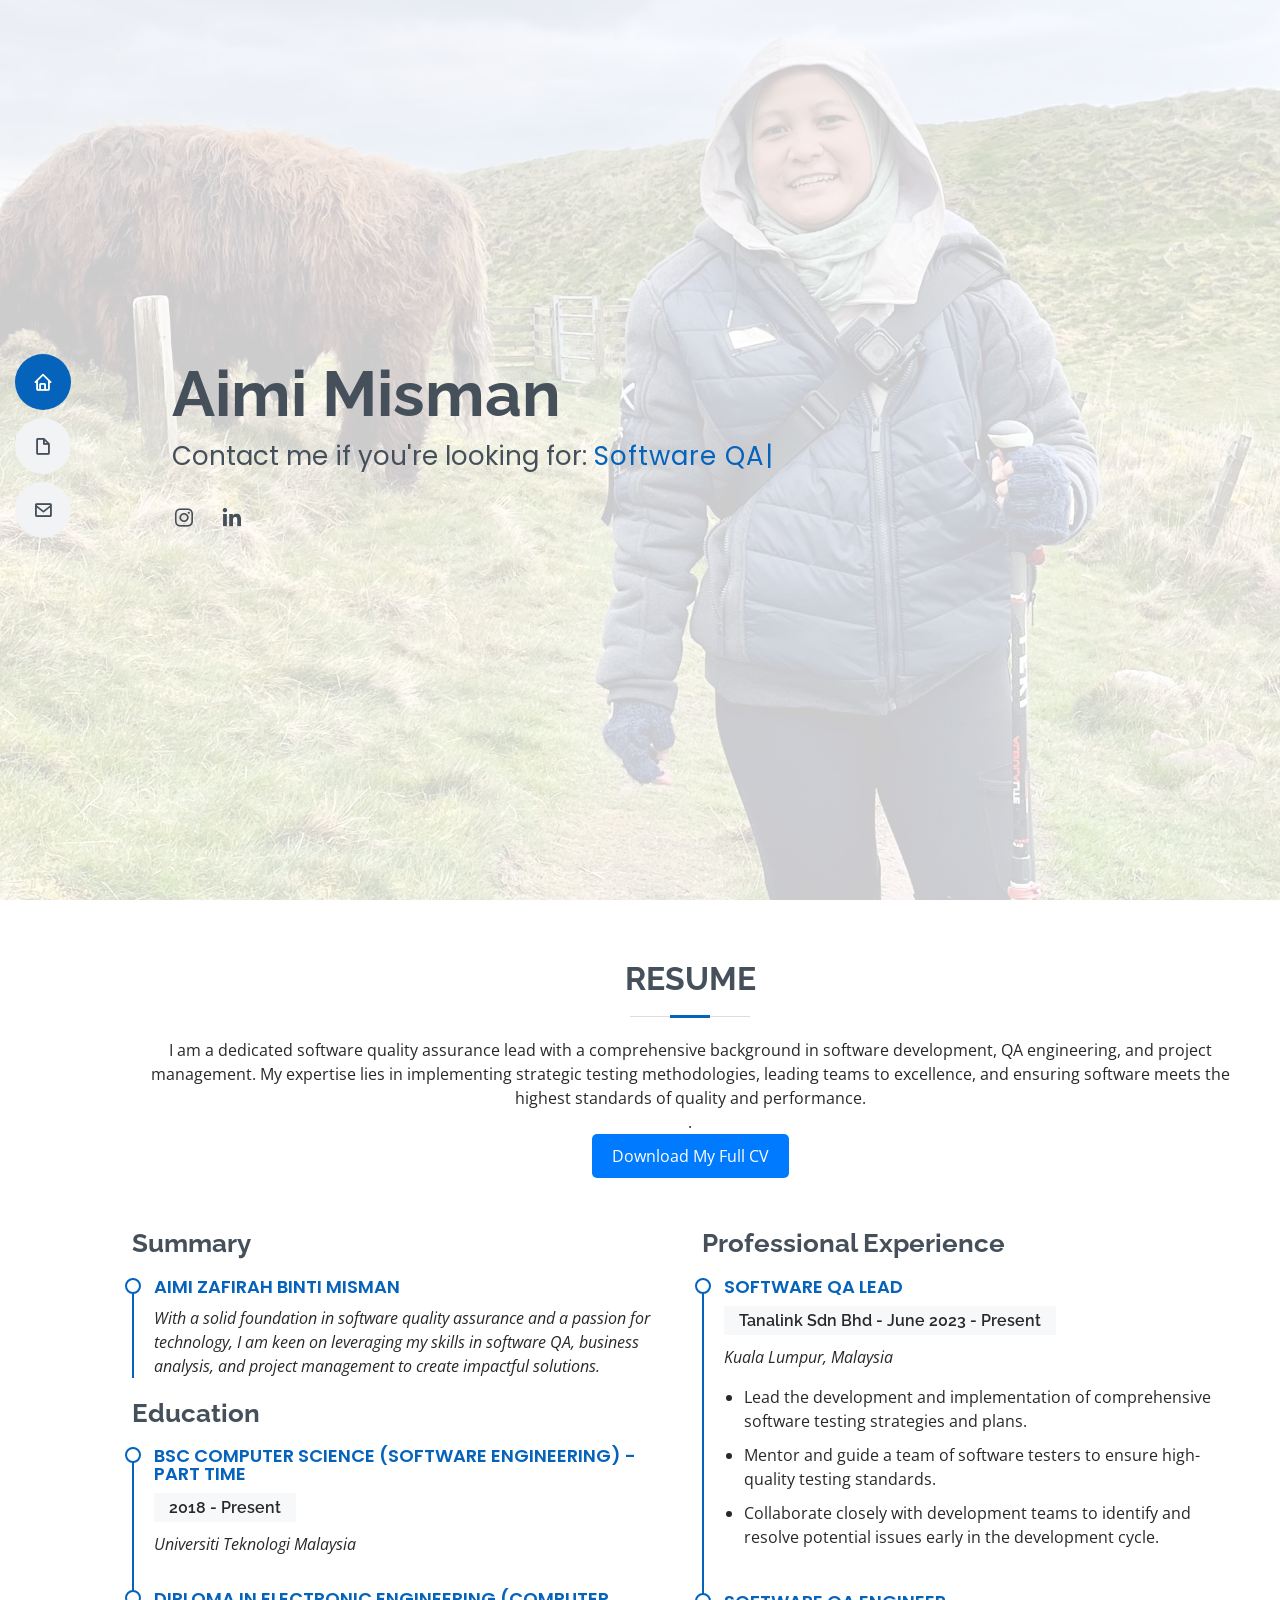
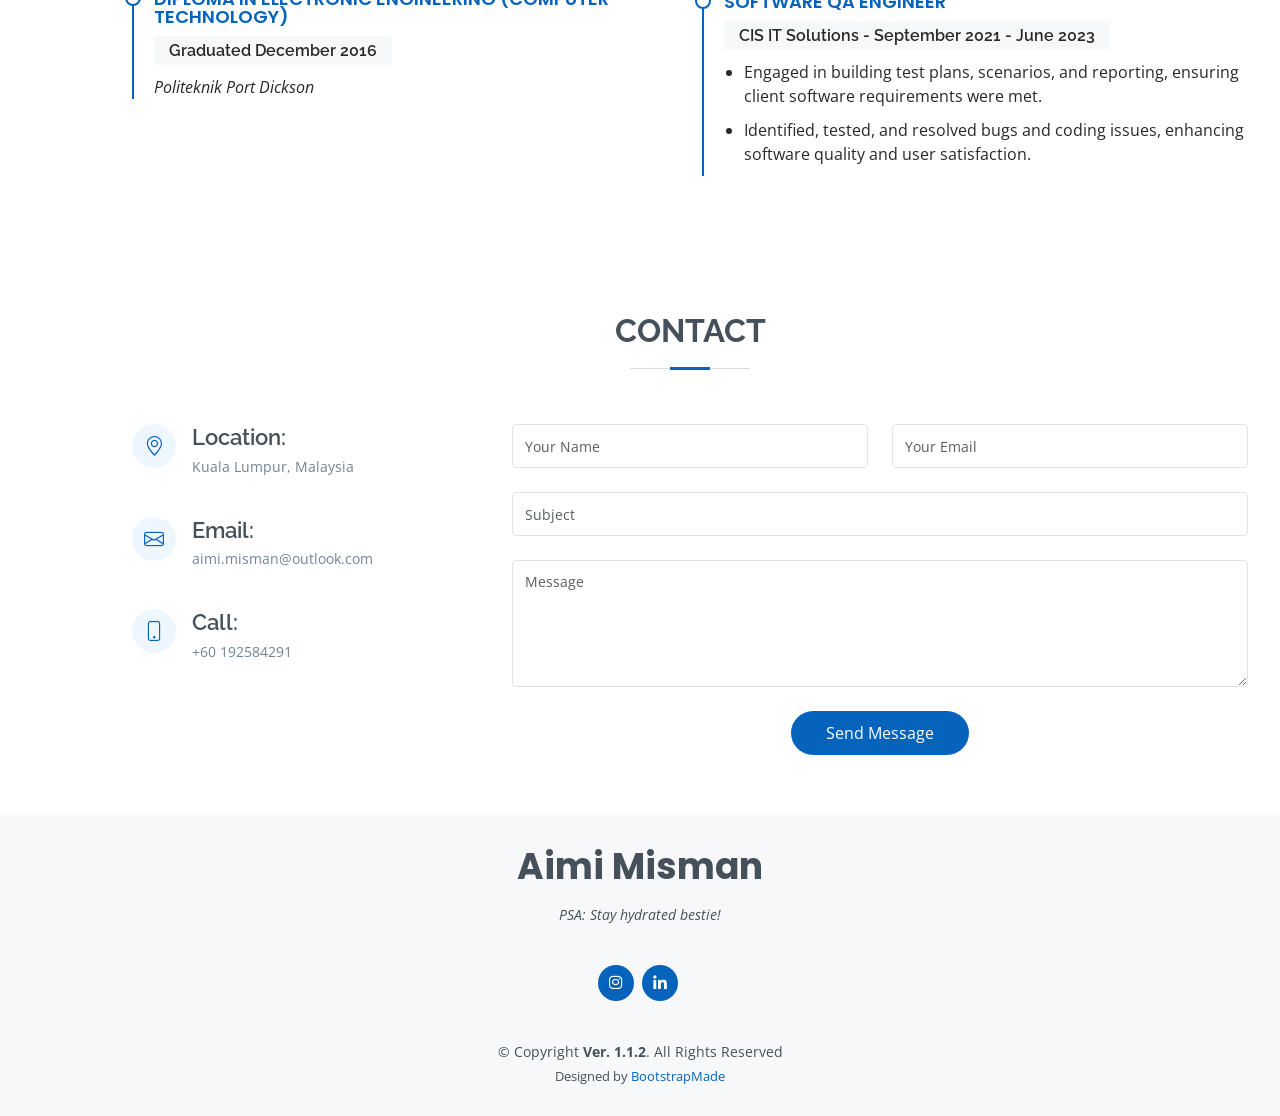
<file: index.html>
<!DOCTYPE html>
<html lang="en">
  <head>
    <meta charset="utf-8" />
    <meta content="width=device-width, initial-scale=1.0" name="viewport" />

    <title>Aimi Misman's Profile</title>
    <meta content="" name="description" />
    <meta content="" name="keywords" />

    <!-- Favicons -->
    <link href="assets/img/favicon.png" rel="icon" />
    <link href="assets/img/apple-touch-icon.png" rel="apple-touch-icon" />

    <!-- Google Fonts -->
    <link
      href="https://fonts.googleapis.com/css?family=Open+Sans:300,300i,400,400i,600,600i,700,700i|Raleway:300,300i,400,400i,500,500i,600,600i,700,700i|Poppins:300,300i,400,400i,500,500i,600,600i,700,700i"
      rel="stylesheet"
    />

    <!-- Vendor CSS Files -->
    <link href="assets/vendor/aos/aos.css" rel="stylesheet" />
    <link
      href="assets/vendor/bootstrap/css/bootstrap.min.css"
      rel="stylesheet"
    />
    <link
      href="assets/vendor/bootstrap-icons/bootstrap-icons.css"
      rel="stylesheet"
    />
    <link href="assets/vendor/boxicons/css/boxicons.min.css" rel="stylesheet" />
    <link
      href="assets/vendor/glightbox/css/glightbox.min.css"
      rel="stylesheet"
    />
    <link href="assets/vendor/swiper/swiper-bundle.min.css" rel="stylesheet" />

    <!-- Template Main CSS File -->
    <link href="assets/css/style.css" rel="stylesheet" />

    <!-- =======================================================
  * Template Name: MyResume
  * Updated: Jan 29 2024 with Bootstrap v5.3.2
  * Template URL: https://bootstrapmade.com/free-html-bootstrap-template-my-resume/
  * Author: BootstrapMade.com
  * License: https://bootstrapmade.com/license/
  ======================================================== -->
  </head>

  <body>
    <!-- ======= Mobile nav toggle button ======= -->
    <!-- <button type="button" class="mobile-nav-toggle d-xl-none"><i class="bi bi-list mobile-nav-toggle"></i></button> -->
    <i class="bi bi-list mobile-nav-toggle d-lg-none"></i>
    <!-- ======= Header ======= -->
    <header id="header" class="d-flex flex-column justify-content-center">
      <nav id="navbar" class="navbar nav-menu">
        <ul>
          <li>
            <a href="#hero" class="nav-link scrollto active"
              ><i class="bx bx-home"></i> <span>Home</span></a
            >
          </li>
          <!--
          <li>
            <a href="#about" class="nav-link scrollto"
              ><i class="bx bx-user"></i> <span>About</span></a
            >
          </li>
          -->
          <li>
            <a href="#resume" class="nav-link scrollto"
              ><i class="bx bx-file-blank"></i> <span>Resume</span></a
            >
          </li>
          <!--
          <li>
            <a href="#portfolio" class="nav-link scrollto"
              ><i class="bx bx-book-content"></i> <span>Portfolio</span></a
            >
          </li>
          
          <li>
            <a href="#services" class="nav-link scrollto"
              ><i class="bx bx-server"></i> <span>Services</span></a
            >
          </li>
          -->
          <li>
            <a href="#contact" class="nav-link scrollto"
              ><i class="bx bx-envelope"></i> <span>Contact</span></a
            >
          </li>
        </ul>
      </nav>
      <!-- .nav-menu -->
    </header>
    <!-- End Header -->

    <!-- ======= Hero Section ======= -->
    <section id="hero" class="d-flex flex-column justify-content-center">
      <div class="container" data-aos="zoom-in" data-aos-delay="100">
        <h1>Aimi Misman</h1>
        <p>
          Contact me if you're looking for:
          <span
            class="typed"
            data-typed-items="Software QA, Business Analyst, Project Manager"
          ></span>
        </p>
        <div class="social-links">
          <a
            href="https://www.instagram.com/aimizaff/"
            target="_blank"
            class="instagram"
            ><i class="bx bxl-instagram"></i
          ></a>
          <a
            href="https://www.linkedin.com/in/aimi-misman-065b2a150/"
            target="_blank"
            class="linkedin"
            ><i class="bx bxl-linkedin"></i
          ></a>
        </div>
      </div>
    </section>
    <!-- End Hero -->

    <main id="main">

  <!-- ======= About Section ======= -->
  <!--
<section id="about" class="about">
  <div class="container" data-aos="fade-up">
    <div class="section-title">
      <h2>About Me</h2>
      <p>
        I'm a dedicated professional with a strong foundation in software quality, business analysis, and project management. My career is driven by a passion for leveraging technology to exceed user and stakeholder expectations. Discover more about my journey and skills below.
      </p>
    </div>

    <div class="row">
      <div class="col-lg-4">
        <img src="assets/img/profile-img.jpg" class="img-fluid" alt="" />
      </div>
      <div class="col-lg-8 pt-4 pt-lg-0 content">
        <h3>Software QA, Business Analyst & Project Manager</h3>
        <p class="fst-italic">
          Combining expertise in QA, business analysis, and project management to drive innovation and excellence.
        </p>
-->
        <!-- Quick Facts Section -->
        <!--
        <div>
          <h4>Quick Facts</h4>
          <div class="row">
            <div class="col-md-6">
              <ul>
                <li><strong>Birthday:</strong> 10 November 1995</li>
              </ul>
            </div>
            <div class="col-md-6">
              <ul>
                <li><strong>City:</strong> Kuala Lumpur, Malaysia</li>
              </ul>
            </div>
          </div>
        </div>

        <h4>My Journey</h4>
        <p>
          Embarking on a journey with a relentless pursuit of excellence, here's a snapshot of my professional path:
        </p>
        <ul>
          <li><strong>.</strong> learning and adaptation to new methods and technologies.</li>
          <li><strong>.</strong>Valuing collaboration and insights from diverse team environments.</li>
          <li><strong>.</strong>Proven track record in improving software quality and user experience.</li>
        </ul>

        <p>
          With a mindset geared towards continuous improvement, I thrive in innovative and collaborative environments. I aim to not just meet, but exceed expectations, delivering forward-thinking solutions that make a lasting impact.
        </p>
      </div>
    </div>
  </div>
</section>
-->
<!-- End About Section -->





      <!-- ======= Facts Section ======= -->

      <!-- 
    <section id="facts" class="facts">
      <div class="container" data-aos="fade-up">

        <div class="section-title">
          <h2>Facts</h2>
          <p>Magnam dolores commodi suscipit. Necessitatibus eius consequatur ex aliquid fuga eum quidem. Sit sint consectetur velit. Quisquam quos quisquam cupiditate. Et nemo qui impedit suscipit alias ea. Quia fugiat sit in iste officiis commodi quidem hic quas.</p>
        </div>

        <div class="row">

          <div class="col-lg-3 col-md-6">
            <div class="count-box">
              <i class="bi bi-emoji-smile"></i>
              <span data-purecounter-start="0" data-purecounter-end="232" data-purecounter-duration="1" class="purecounter"></span>
              <p>Happy Clients</p>
            </div>
          </div>

          <div class="col-lg-3 col-md-6 mt-5 mt-md-0">
            <div class="count-box">
              <i class="bi bi-journal-richtext"></i>
              <span data-purecounter-start="0" data-purecounter-end="521" data-purecounter-duration="1" class="purecounter"></span>
              <p>Projects</p>
            </div>
          </div>

          <div class="col-lg-3 col-md-6 mt-5 mt-lg-0">
            <div class="count-box">
              <i class="bi bi-headset"></i>
              <span data-purecounter-start="0" data-purecounter-end="1463" data-purecounter-duration="1" class="purecounter"></span>
              <p>Hours Of Support</p>
            </div>
          </div>

          <div class="col-lg-3 col-md-6 mt-5 mt-lg-0">
            <div class="count-box">
              <i class="bi bi-award"></i>
              <span data-purecounter-start="0" data-purecounter-end="25" data-purecounter-duration="1" class="purecounter"></span>
              <p>Awards</p>
            </div>
          </div>

        </div>

      </div>
    </section>-->
      <!-- End Facts Section -->

      <!-- ======= Skills Section ======= -->
      <!--
    <section id="skills" class="skills section-bg">
      <div class="container" data-aos="fade-up">

        <div class="section-title">
          <h2>Skills</h2>
          <p>Magnam dolores commodi suscipit. Necessitatibus eius consequatur ex aliquid fuga eum quidem. Sit sint consectetur velit. Quisquam quos quisquam cupiditate. Et nemo qui impedit suscipit alias ea. Quia fugiat sit in iste officiis commodi quidem hic quas.</p>
        </div>

        <div class="row skills-content">

          <div class="col-lg-6">

            <div class="progress">
              <span class="skill">HTML <i class="val">100%</i></span>
              <div class="progress-bar-wrap">
                <div class="progress-bar" role="progressbar" aria-valuenow="100" aria-valuemin="0" aria-valuemax="100"></div>
              </div>
            </div>

            <div class="progress">
              <span class="skill">CSS <i class="val">90%</i></span>
              <div class="progress-bar-wrap">
                <div class="progress-bar" role="progressbar" aria-valuenow="90" aria-valuemin="0" aria-valuemax="100"></div>
              </div>
            </div>

            <div class="progress">
              <span class="skill">JavaScript <i class="val">75%</i></span>
              <div class="progress-bar-wrap">
                <div class="progress-bar" role="progressbar" aria-valuenow="75" aria-valuemin="0" aria-valuemax="100"></div>
              </div>
            </div>

          </div>

          <div class="col-lg-6">

            <div class="progress">
              <span class="skill">PHP <i class="val">80%</i></span>
              <div class="progress-bar-wrap">
                <div class="progress-bar" role="progressbar" aria-valuenow="80" aria-valuemin="0" aria-valuemax="100"></div>
              </div>
            </div>

            <div class="progress">
              <span class="skill">WordPress/CMS <i class="val">90%</i></span>
              <div class="progress-bar-wrap">
                <div class="progress-bar" role="progressbar" aria-valuenow="90" aria-valuemin="0" aria-valuemax="100"></div>
              </div>
            </div>

            <div class="progress">
              <span class="skill">Photoshop <i class="val">55%</i></span>
              <div class="progress-bar-wrap">
                <div class="progress-bar" role="progressbar" aria-valuenow="55" aria-valuemin="0" aria-valuemax="100"></div>
              </div>
            </div>

          </div>

        </div>

      </div>
    </section>
  -->
      <!-- End Skills Section -->

      <!-- ======= Resume Section ======= -->
      <section id="resume" class="resume">
        <div class="container" data-aos="fade-up">
          <div class="section-title">
            <h2>Resume</h2>
            <p>
              I am a dedicated software quality assurance lead with a
              comprehensive background in software development, QA engineering,
              and project management. My expertise lies in implementing
              strategic testing methodologies, leading teams to excellence, and
              ensuring software meets the highest standards of quality and
              performance.
            </p>
            <p>.</p>
            <p><a href="assets/Aimi Misman - CV.pdf" download="Aimi Misman - CV.pdf" style="display: inline-block; padding: 10px 20px; background-color: #007bff; color: white; text-decoration: none; border-radius: 5px;">Download My Full CV</a></p>
          </div>

          <div class="row">
            <div class="col-lg-6">
              <h3 class="resume-title">Summary</h3>
              <div class="resume-item pb-0">
                <h4>Aimi Zafirah binti Misman</h4>
                <p>
                  <em
                    >With a solid foundation in software quality assurance and a
                    passion for technology, I am keen on leveraging my skills in
                    software QA, business analysis, and project management to
                    create impactful solutions.</em
                  >
                </p>
              </div>

              <h3 class="resume-title">Education</h3>
              <div class="resume-item">
                <h4>BSc Computer Science (Software Engineering) - Part Time</h4>
                <h5>2018 - Present</h5>
                <p><em>Universiti Teknologi Malaysia</em></p>
              </div>
              <div class="resume-item">
                <h4>Diploma in Electronic Engineering (Computer Technology)</h4>
                <h5>Graduated December 2016</h5>
                <p><em>Politeknik Port Dickson</em></p>
              </div>
            </div>

            <div class="col-lg-6">
              <h3 class="resume-title">Professional Experience</h3>
              <div class="resume-item">
                <h4>Software QA Lead</h4>
                <h5>Tanalink Sdn Bhd - June 2023 - Present</h5>
                <p><em>Kuala Lumpur, Malaysia</em></p>
                <ul>
                  <li>
                    Lead the development and implementation of comprehensive
                    software testing strategies and plans.
                  </li>
                  <li>
                    Mentor and guide a team of software testers to ensure
                    high-quality testing standards.
                  </li>
                  <li>
                    Collaborate closely with development teams to identify and
                    resolve potential issues early in the development cycle.
                  </li>
                </ul>
              </div>
              <div class="resume-item">
                <h4>Software QA Engineer</h4>
                <h5>
                  CIS IT Solutions - September 2021 - June 2023
                </h5>
                <ul>
                  <li>
                    Engaged in building test plans, scenarios, and reporting,
                    ensuring client software requirements were met.
                  </li>
                  <li>
                    Identified, tested, and resolved bugs and coding issues,
                    enhancing software quality and user satisfaction.
                  </li>
                </ul>
              </div>
              
            </div>
          </div>
        </div>
      </section>

      <!-- End Resume Section -->

      <!-- ======= Portfolio Section ======= -->
      <!-- 
      <section id="portfolio" class="portfolio section-bg">
        <div class="container" data-aos="fade-up">
          <div class="section-title">
            <h2>Portfolio</h2>
            <p>
              Magnam dolores commodi suscipit. Necessitatibus eius consequatur
              ex aliquid fuga eum quidem. Sit sint consectetur velit. Quisquam
              quos quisquam cupiditate. Et nemo qui impedit suscipit alias ea.
              Quia fugiat sit in iste officiis commodi quidem hic quas.
            </p>
          </div>

          <div class="row">
            <div
              class="col-lg-12 d-flex justify-content-center"
              data-aos="fade-up"
              data-aos-delay="100"
            >
              <ul id="portfolio-flters">
                <li data-filter="*" class="filter-active">All</li>
                <li data-filter=".filter-app">App</li>
                <li data-filter=".filter-card">Card</li>
                <li data-filter=".filter-web">Web</li>
              </ul>
            </div>
          </div>

          <div
            class="row portfolio-container"
            data-aos="fade-up"
            data-aos-delay="200"
          >
            <div class="col-lg-4 col-md-6 portfolio-item filter-app">
              <div class="portfolio-wrap">
                <img
                  src="assets/img/portfolio/portfolio-1.jpg"
                  class="img-fluid"
                  alt=""
                />
                <div class="portfolio-info">
                  <h4>App 1</h4>
                  <p>App</p>
                  <div class="portfolio-links">
                    <a
                      href="assets/img/portfolio/portfolio-1.jpg"
                      data-gallery="portfolioGallery"
                      class="portfolio-lightbox"
                      title="App 1"
                      ><i class="bx bx-plus"></i
                    ></a>
                    <a
                      href="portfolio-details.html"
                      class="portfolio-details-lightbox"
                      data-glightbox="type: external"
                      title="Portfolio Details"
                      ><i class="bx bx-link"></i
                    ></a>
                  </div>
                </div>
              </div>
            </div>

            <div class="col-lg-4 col-md-6 portfolio-item filter-web">
              <div class="portfolio-wrap">
                <img
                  src="assets/img/portfolio/portfolio-2.jpg"
                  class="img-fluid"
                  alt=""
                />
                <div class="portfolio-info">
                  <h4>Web 3</h4>
                  <p>Web</p>
                  <div class="portfolio-links">
                    <a
                      href="assets/img/portfolio/portfolio-2.jpg"
                      data-gallery="portfolioGallery"
                      class="portfolio-lightbox"
                      title="Web 3"
                      ><i class="bx bx-plus"></i
                    ></a>
                    <a
                      href="portfolio-details.html"
                      class="portfolio-details-lightbox"
                      data-glightbox="type: external"
                      title="Portfolio Details"
                      ><i class="bx bx-link"></i
                    ></a>
                  </div>
                </div>
              </div>
            </div>

            <div class="col-lg-4 col-md-6 portfolio-item filter-app">
              <div class="portfolio-wrap">
                <img
                  src="assets/img/portfolio/portfolio-3.jpg"
                  class="img-fluid"
                  alt=""
                />
                <div class="portfolio-info">
                  <h4>App 2</h4>
                  <p>App</p>
                  <div class="portfolio-links">
                    <a
                      href="assets/img/portfolio/portfolio-3.jpg"
                      data-gallery="portfolioGallery"
                      class="portfolio-lightbox"
                      title="App 2"
                      ><i class="bx bx-plus"></i
                    ></a>
                    <a
                      href="portfolio-details.html"
                      class="portfolio-details-lightbox"
                      data-glightbox="type: external"
                      title="Portfolio Details"
                      ><i class="bx bx-link"></i
                    ></a>
                  </div>
                </div>
              </div>
            </div>

            <div class="col-lg-4 col-md-6 portfolio-item filter-card">
              <div class="portfolio-wrap">
                <img
                  src="assets/img/portfolio/portfolio-4.jpg"
                  class="img-fluid"
                  alt=""
                />
                <div class="portfolio-info">
                  <h4>Card 2</h4>
                  <p>Card</p>
                  <div class="portfolio-links">
                    <a
                      href="assets/img/portfolio/portfolio-4.jpg"
                      data-gallery="portfolioGallery"
                      class="portfolio-lightbox"
                      title="Card 2"
                      ><i class="bx bx-plus"></i
                    ></a>
                    <a
                      href="portfolio-details.html"
                      class="portfolio-details-lightbox"
                      data-glightbox="type: external"
                      title="Portfolio Details"
                      ><i class="bx bx-link"></i
                    ></a>
                  </div>
                </div>
              </div>
            </div>

            <div class="col-lg-4 col-md-6 portfolio-item filter-web">
              <div class="portfolio-wrap">
                <img
                  src="assets/img/portfolio/portfolio-5.jpg"
                  class="img-fluid"
                  alt=""
                />
                <div class="portfolio-info">
                  <h4>Web 2</h4>
                  <p>Web</p>
                  <div class="portfolio-links">
                    <a
                      href="assets/img/portfolio/portfolio-5.jpg"
                      data-gallery="portfolioGallery"
                      class="portfolio-lightbox"
                      title="Web 2"
                      ><i class="bx bx-plus"></i
                    ></a>
                    <a
                      href="portfolio-details.html"
                      class="portfolio-details-lightbox"
                      data-glightbox="type: external"
                      title="Portfolio Details"
                      ><i class="bx bx-link"></i
                    ></a>
                  </div>
                </div>
              </div>
            </div>

            <div class="col-lg-4 col-md-6 portfolio-item filter-app">
              <div class="portfolio-wrap">
                <img
                  src="assets/img/portfolio/portfolio-6.jpg"
                  class="img-fluid"
                  alt=""
                />
                <div class="portfolio-info">
                  <h4>App 3</h4>
                  <p>App</p>
                  <div class="portfolio-links">
                    <a
                      href="assets/img/portfolio/portfolio-6.jpg"
                      data-gallery="portfolioGallery"
                      class="portfolio-lightbox"
                      title="App 3"
                      ><i class="bx bx-plus"></i
                    ></a>
                    <a
                      href="portfolio-details.html"
                      class="portfolio-details-lightbox"
                      data-glightbox="type: external"
                      title="Portfolio Details"
                      ><i class="bx bx-link"></i
                    ></a>
                  </div>
                </div>
              </div>
            </div>

            <div class="col-lg-4 col-md-6 portfolio-item filter-card">
              <div class="portfolio-wrap">
                <img
                  src="assets/img/portfolio/portfolio-7.jpg"
                  class="img-fluid"
                  alt=""
                />
                <div class="portfolio-info">
                  <h4>Card 1</h4>
                  <p>Card</p>
                  <div class="portfolio-links">
                    <a
                      href="assets/img/portfolio/portfolio-7.jpg"
                      data-gallery="portfolioGallery"
                      class="portfolio-lightbox"
                      title="Card 1"
                      ><i class="bx bx-plus"></i
                    ></a>
                    <a
                      href="portfolio-details.html"
                      class="portfolio-details-lightbox"
                      data-glightbox="type: external"
                      title="Portfolio Details"
                      ><i class="bx bx-link"></i
                    ></a>
                  </div>
                </div>
              </div>
            </div>

            <div class="col-lg-4 col-md-6 portfolio-item filter-card">
              <div class="portfolio-wrap">
                <img
                  src="assets/img/portfolio/portfolio-8.jpg"
                  class="img-fluid"
                  alt=""
                />
                <div class="portfolio-info">
                  <h4>Card 3</h4>
                  <p>Card</p>
                  <div class="portfolio-links">
                    <a
                      href="assets/img/portfolio/portfolio-8.jpg"
                      data-gallery="portfolioGallery"
                      class="portfolio-lightbox"
                      title="Card 3"
                      ><i class="bx bx-plus"></i
                    ></a>
                    <a
                      href="portfolio-details.html"
                      class="portfolio-details-lightbox"
                      data-glightbox="type: external"
                      title="Portfolio Details"
                      ><i class="bx bx-link"></i
                    ></a>
                  </div>
                </div>
              </div>
            </div>

            <div class="col-lg-4 col-md-6 portfolio-item filter-web">
              <div class="portfolio-wrap">
                <img
                  src="assets/img/portfolio/portfolio-9.jpg"
                  class="img-fluid"
                  alt=""
                />
                <div class="portfolio-info">
                  <h4>Web 3</h4>
                  <p>Web</p>
                  <div class="portfolio-links">
                    <a
                      href="assets/img/portfolio/portfolio-9.jpg"
                      data-gallery="portfolioGallery"
                      class="portfolio-lightbox"
                      title="Web 3"
                      ><i class="bx bx-plus"></i
                    ></a>
                    <a
                      href="portfolio-details.html"
                      class="portfolio-details-lightbox"
                      data-glightbox="type: external"
                      title="Portfolio Details"
                      ><i class="bx bx-link"></i
                    ></a>
                  </div>
                </div>
              </div>
            </div>
          </div>
        </div>
      </section>
      -->
      <!-- End Portfolio Section -->

      <!-- ======= Services Section ======= -->
      <!-- 
      <section id="services" class="services">
        <div class="container" data-aos="fade-up">
          <div class="section-title">
            <h2>Services</h2>
            <p>
              Magnam dolores commodi suscipit. Necessitatibus eius consequatur
              ex aliquid fuga eum quidem. Sit sint consectetur velit. Quisquam
              quos quisquam cupiditate. Et nemo qui impedit suscipit alias ea.
              Quia fugiat sit in iste officiis commodi quidem hic quas.
            </p>
          </div>

          <div class="row">
            <div
              class="col-lg-4 col-md-6 d-flex align-items-stretch"
              data-aos="zoom-in"
              data-aos-delay="100"
            >
              <div class="icon-box iconbox-blue">
                <div class="icon">
                  <svg
                    width="100"
                    height="100"
                    viewBox="0 0 600 600"
                    xmlns="http://www.w3.org/2000/svg"
                  >
                    <path
                      stroke="none"
                      stroke-width="0"
                      fill="#f5f5f5"
                      d="M300,521.0016835830174C376.1290562159157,517.8887921683347,466.0731472004068,529.7835943286574,510.70327084640275,468.03025145048787C554.3714126377745,407.6079735673963,508.03601936045806,328.9844924480964,491.2728898941984,256.3432110539036C474.5976632858925,184.082847569629,479.9380746630129,96.60480741107993,416.23090153303,58.64404602377083C348.86323505073057,18.502131276798302,261.93793281208167,40.57373210992963,193.5410806939664,78.93577620505333C130.42746243093433,114.334589627462,98.30271207620316,179.96522072025542,76.75703585869454,249.04625023123273C51.97151888228291,328.5150500222984,13.704378332031375,421.85034740162234,66.52175969318436,486.19268352777647C119.04800174914682,550.1803526380478,217.28368757567262,524.383925680826,300,521.0016835830174"
                    ></path>
                  </svg>
                  <i class="bx bxl-dribbble"></i>
                </div>
                <h4><a href="">Lorem Ipsum</a></h4>
                <p>
                  Voluptatum deleniti atque corrupti quos dolores et quas
                  molestias excepturi
                </p>
              </div>
            </div>

            <div
              class="col-lg-4 col-md-6 d-flex align-items-stretch mt-4 mt-md-0"
              data-aos="zoom-in"
              data-aos-delay="200"
            >
              <div class="icon-box iconbox-orange">
                <div class="icon">
                  <svg
                    width="100"
                    height="100"
                    viewBox="0 0 600 600"
                    xmlns="http://www.w3.org/2000/svg"
                  >
                    <path
                      stroke="none"
                      stroke-width="0"
                      fill="#f5f5f5"
                      d="M300,582.0697525312426C382.5290701553225,586.8405444964366,449.9789794690241,525.3245884688669,502.5850820975895,461.55621195738473C556.606425686781,396.0723002908107,615.8543463187945,314.28637112970534,586.6730223649479,234.56875336149918C558.9533121215079,158.8439757836574,454.9685369536778,164.00468322053177,381.49747125262974,130.76875717737553C312.15926192815925,99.40240125094834,248.97055460311594,18.661163978235184,179.8680185752513,50.54337015887873C110.5421016452524,82.52863877960104,119.82277516462835,180.83849132639028,109.12597500060166,256.43424936330496C100.08760227029461,320.3096726198365,92.17705696193138,384.0621239912766,124.79988738764834,439.7174275375508C164.83382741302287,508.01625554203684,220.96474134820875,577.5009287672846,300,582.0697525312426"
                    ></path>
                  </svg>
                  <i class="bx bx-file"></i>
                </div>
                <h4><a href="">Sed Perspiciatis</a></h4>
                <p>
                  Duis aute irure dolor in reprehenderit in voluptate velit esse
                  cillum dolore
                </p>
              </div>
            </div>

            <div
              class="col-lg-4 col-md-6 d-flex align-items-stretch mt-4 mt-lg-0"
              data-aos="zoom-in"
              data-aos-delay="300"
            >
              <div class="icon-box iconbox-pink">
                <div class="icon">
                  <svg
                    width="100"
                    height="100"
                    viewBox="0 0 600 600"
                    xmlns="http://www.w3.org/2000/svg"
                  >
                    <path
                      stroke="none"
                      stroke-width="0"
                      fill="#f5f5f5"
                      d="M300,541.5067337569781C382.14930387511276,545.0595476570109,479.8736841581634,548.3450877840088,526.4010558755058,480.5488172755941C571.5218469581645,414.80211281144784,517.5187510058486,332.0715597781072,496.52539010469104,255.14436215662573C477.37192572678356,184.95920475031193,473.57363656557914,105.61284051026155,413.0603344069578,65.22779650032875C343.27470386102294,18.654635553484475,251.2091493199835,5.337323636656869,175.0934190732945,40.62881213300186C97.87086631185822,76.43348514350839,51.98124368387456,156.15599469081315,36.44837278890362,239.84606092416172C21.716077023791087,319.22268207091537,43.775223500013084,401.1760424656574,96.891909868211,461.97329694683043C147.22146801428983,519.5804099606455,223.5754009179313,538.201503339737,300,541.5067337569781"
                    ></path>
                  </svg>
                  <i class="bx bx-tachometer"></i>
                </div>
                <h4><a href="">Magni Dolores</a></h4>
                <p>
                  Excepteur sint occaecat cupidatat non proident, sunt in culpa
                  qui officia
                </p>
              </div>
            </div>

            <div
              class="col-lg-4 col-md-6 d-flex align-items-stretch mt-4"
              data-aos="zoom-in"
              data-aos-delay="100"
            >
              <div class="icon-box iconbox-yellow">
                <div class="icon">
                  <svg
                    width="100"
                    height="100"
                    viewBox="0 0 600 600"
                    xmlns="http://www.w3.org/2000/svg"
                  >
                    <path
                      stroke="none"
                      stroke-width="0"
                      fill="#f5f5f5"
                      d="M300,503.46388370962813C374.79870501325706,506.71871716319447,464.8034551963731,527.1746412648533,510.4981551193396,467.86667711651364C555.9287308511215,408.9015244558933,512.6030010748507,327.5744911775523,490.211057578863,256.5855673507754C471.097692560561,195.9906835881958,447.69079081568157,138.11976852964426,395.19560036434837,102.3242989838813C329.3053358748298,57.3949838291264,248.02791733380457,8.279543830951368,175.87071277845988,42.242879143198664C103.41431057327972,76.34704239035025,93.79494320519305,170.9812938413882,81.28167332365135,250.07896920659033C70.17666984294237,320.27484674793965,64.84698225790005,396.69656628748305,111.28512138212992,450.4950937839243C156.20124167950087,502.5303643271138,231.32542653798444,500.4755392045468,300,503.46388370962813"
                    ></path>
                  </svg>
                  <i class="bx bx-layer"></i>
                </div>
                <h4><a href="">Nemo Enim</a></h4>
                <p>
                  At vero eos et accusamus et iusto odio dignissimos ducimus qui
                  blanditiis
                </p>
              </div>
            </div>

            <div
              class="col-lg-4 col-md-6 d-flex align-items-stretch mt-4"
              data-aos="zoom-in"
              data-aos-delay="200"
            >
              <div class="icon-box iconbox-red">
                <div class="icon">
                  <svg
                    width="100"
                    height="100"
                    viewBox="0 0 600 600"
                    xmlns="http://www.w3.org/2000/svg"
                  >
                    <path
                      stroke="none"
                      stroke-width="0"
                      fill="#f5f5f5"
                      d="M300,532.3542879108572C369.38199826031484,532.3153073249985,429.10787420159085,491.63046689027357,474.5244479745417,439.17860296908856C522.8885846962883,383.3225815378663,569.1668002868075,314.3205725914397,550.7432151929288,242.7694973846089C532.6665558377875,172.5657663291529,456.2379748765914,142.6223662098291,390.3689995646985,112.34683881706744C326.66090330228417,83.06452184765237,258.84405631176094,53.51806209861945,193.32584062364296,78.48882559362697C121.61183558270385,105.82097193414197,62.805066853699245,167.19869350419734,48.57481801355237,242.6138429142374C34.843463184063346,315.3850353017275,76.69343916112496,383.4422959591041,125.22947124332185,439.3748458443577C170.7312796277747,491.8107796887764,230.57421082200815,532.3932930995766,300,532.3542879108572"
                    ></path>
                  </svg>
                  <i class="bx bx-slideshow"></i>
                </div>
                <h4><a href="">Dele Cardo</a></h4>
                <p>
                  Quis consequatur saepe eligendi voluptatem consequatur dolor
                  consequuntur
                </p>
              </div>
            </div>

            <div
              class="col-lg-4 col-md-6 d-flex align-items-stretch mt-4"
              data-aos="zoom-in"
              data-aos-delay="300"
            >
              <div class="icon-box iconbox-teal">
                <div class="icon">
                  <svg
                    width="100"
                    height="100"
                    viewBox="0 0 600 600"
                    xmlns="http://www.w3.org/2000/svg"
                  >
                    <path
                      stroke="none"
                      stroke-width="0"
                      fill="#f5f5f5"
                      d="M300,566.797414625762C385.7384707136149,576.1784315230908,478.7894351017131,552.8928747891023,531.9192734346935,484.94944893311C584.6109503024035,417.5663521118492,582.489472248146,322.67544863468447,553.9536738515405,242.03673114598146C529.1557734026468,171.96086150256528,465.24506316201064,127.66468636344209,395.9583748389544,100.7403814666027C334.2173773831606,76.7482773500951,269.4350130405921,84.62216499799875,207.1952322260088,107.2889140133804C132.92018162631612,134.33871894543012,41.79353780512637,160.00259165414826,22.644507872594943,236.69541883565114C3.319112789854554,314.0945973066697,72.72355303640163,379.243833228382,124.04198916343866,440.3218312028393C172.9286146004772,498.5055451809895,224.45579914871206,558.5317968840102,300,566.797414625762"
                    ></path>
                  </svg>
                  <i class="bx bx-arch"></i>
                </div>
                <h4><a href="">Divera Don</a></h4>
                <p>
                  Modi nostrum vel laborum. Porro fugit error sit minus sapiente
                  sit aspernatur
                </p>
              </div>
            </div>
          </div>
        </div>
      </section>
      -->
      <!-- End Services Section -->

      <!-- ======= Testimonials Section ======= -->
      <!--
      <section id="testimonials" class="testimonials section-bg">
        <div class="container" data-aos="fade-up">
          <div class="section-title">
            <h2>Testimonials</h2>
          </div>

          <div
            class="testimonials-slider swiper"
            data-aos="fade-up"
            data-aos-delay="100"
          >
            <div class="swiper-wrapper">
              <div class="swiper-slide">
                <div class="testimonial-item">
                  <img
                    src="assets/img/testimonials/testimonials-1.jpg"
                    class="testimonial-img"
                    alt=""
                  />
                  <h3>Saul Goodman</h3>
                  <h4>Ceo &amp; Founder</h4>
                  <p>
                    <i class="bx bxs-quote-alt-left quote-icon-left"></i>
                    Proin iaculis purus consequat sem cure digni ssim donec
                    porttitora entum suscipit rhoncus. Accusantium quam,
                    ultricies eget id, aliquam eget nibh et. Maecen aliquam,
                    risus at semper.
                    <i class="bx bxs-quote-alt-right quote-icon-right"></i>
                  </p>
                </div>
              </div>
              -->
      <!-- End testimonial item -->
      <!--

              <div class="swiper-slide">
                <div class="testimonial-item">
                  <img
                    src="assets/img/testimonials/testimonials-2.jpg"
                    class="testimonial-img"
                    alt=""
                  />
                  <h3>Sara Wilsson</h3>
                  <h4>Designer</h4>
                  <p>
                    <i class="bx bxs-quote-alt-left quote-icon-left"></i>
                    Export tempor illum tamen malis malis eram quae irure esse
                    labore quem cillum quid cillum eram malis quorum velit fore
                    eram velit sunt aliqua noster fugiat irure amet legam anim
                    culpa.
                    <i class="bx bxs-quote-alt-right quote-icon-right"></i>
                  </p>
                </div>
              </div>
              -->
      <!-- End testimonial item -->
      <!--

              <div class="swiper-slide">
                <div class="testimonial-item">
                  <img
                    src="assets/img/testimonials/testimonials-3.jpg"
                    class="testimonial-img"
                    alt=""
                  />
                  <h3>Jena Karlis</h3>
                  <h4>Store Owner</h4>
                  <p>
                    <i class="bx bxs-quote-alt-left quote-icon-left"></i>
                    Enim nisi quem export duis labore cillum quae magna enim
                    sint quorum nulla quem veniam duis minim tempor labore quem
                    eram duis noster aute amet eram fore quis sint minim.
                    <i class="bx bxs-quote-alt-right quote-icon-right"></i>
                  </p>
                </div>
              </div>
              -->
      <!-- End testimonial item -->
      <!--

              <div class="swiper-slide">
                <div class="testimonial-item">
                  <img
                    src="assets/img/testimonials/testimonials-4.jpg"
                    class="testimonial-img"
                    alt=""
                  />
                  <h3>Aimi Misman</h3>
                  <h4>Freelancer</h4>
                  <p>
                    <i class="bx bxs-quote-alt-left quote-icon-left"></i>
                    Fugiat enim eram quae cillum dolore dolor amet nulla culpa
                    multos export minim fugiat minim velit minim dolor enim duis
                    veniam ipsum anim magna sunt elit fore quem dolore labore
                    illum veniam.
                    <i class="bx bxs-quote-alt-right quote-icon-right"></i>
                  </p>
                </div>
              </div>
              -->
      <!-- End testimonial item -->
      <!--

              <div class="swiper-slide">
                <div class="testimonial-item">
                  <img
                    src="assets/img/testimonials/testimonials-5.jpg"
                    class="testimonial-img"
                    alt=""
                  />
                  <h3>John Larson</h3>
                  <h4>Entrepreneur</h4>
                  <p>
                    <i class="bx bxs-quote-alt-left quote-icon-left"></i>
                    Quis quorum aliqua sint quem legam fore sunt eram irure
                    aliqua veniam tempor noster veniam enim culpa labore duis
                    sunt culpa nulla illum cillum fugiat legam esse veniam culpa
                    fore nisi cillum quid.
                    <i class="bx bxs-quote-alt-right quote-icon-right"></i>
                  </p>
                </div>
              </div>
              -->
      <!-- End testimonial item -->
      <!-- 
            </div>
            <div class="swiper-pagination"></div>
          </div>
        </div>
      </section>
      -->
      <!-- End Testimonials Section -->

      <!-- ======= Contact Section ======= -->
      <section id="contact" class="contact">
        <div class="container" data-aos="fade-up">
          <div class="section-title">
            <h2>Contact</h2>
          </div>

          <div class="row mt-1">
            <div class="col-lg-4">
              <div class="info">
                <div class="address">
                  <i class="bi bi-geo-alt"></i>
                  <h4>Location:</h4>
                  <p>Kuala Lumpur, Malaysia</p>
                </div>

                <div class="email">
                  <i class="bi bi-envelope"></i>
                  <h4>Email:</h4>
                  <p>aimi.misman@outlook.com</p>
                </div>

                <div class="phone">
                  <i class="bi bi-phone"></i>
                  <h4>Call:</h4>
                  <p>+60 192584291</p>
                </div>
              </div>
            </div>

            <div class="col-lg-8 mt-5 mt-lg-0">
              <form
                action="https://formspree.io/f/xgegzloe"
                method="POST"
                role="form"
                class="php-email-form"
              >
                <div class="row">
                  <div class="col-md-6 form-group">
                    <input
                      type="text"
                      name="name"
                      class="form-control"
                      id="name"
                      placeholder="Your Name"
                      required
                    />
                  </div>
                  <div class="col-md-6 form-group mt-3 mt-md-0">
                    <input
                      type="email"
                      class="form-control"
                      name="_replyto"
                      id="email"
                      placeholder="Your Email"
                      required
                    />
                  </div>
                </div>
                <div class="form-group mt-3">
                  <input
                    type="text"
                    class="form-control"
                    name="subject"
                    id="subject"
                    placeholder="Subject"
                    required
                  />
                </div>
                <div class="form-group mt-3">
                  <textarea
                    class="form-control"
                    name="message"
                    rows="5"
                    placeholder="Message"
                    required
                  ></textarea>
                </div>
                <div class="my-3">
                  <div class="loading">Loading</div>
                  <div class="error-message" style="display: none"></div>
                  <div class="sent-message" style="display: none">
                    Your message has been sent. Thank you!
                  </div>
                </div>
                <div class="text-center">
                  <button type="submit">Send Message</button>
                </div>
              </form>
            </div>
          </div>
        </div>
      </section>
      <script>
        document.addEventListener("DOMContentLoaded", function() {
          var form = document.querySelector(".php-email-form");
          form.addEventListener("submit", function(e) {
            e.preventDefault();
            var formData = new FormData(form);
        
            // Hide messages initially
            var loadingMessage = document.querySelector(".loading");
            var errorMessage = document.querySelector(".error-message");
            var sentMessage = document.querySelector(".sent-message");
            loadingMessage.style.display = "none";
            errorMessage.style.display = "none";
            sentMessage.style.display = "none";
        
            fetch(form.action, {
              method: "POST",
              body: formData,
              headers: {
                'Accept': 'application/json'
              },
            }).then(response => response.json()) // Convert the response to JSON
              .then(responseJson => {
                if (responseJson.ok) {
                  // Success
                  sentMessage.style.display = "block";
                  form.reset(); // Reset the form fields
                } else {
                  // Server responded with 'ok: false'
                  errorMessage.textContent = "There was a problem with your submission. Please try again.";
                  errorMessage.style.display = "block";
                }
              }).catch(error => {
                // Network error or no response from server
                console.error('Error:', error);
                errorMessage.textContent = "There was a problem with your submission. Please try again.";
                errorMessage.style.display = "block";
              });
          });
        });
        </script>
        

      <!-- End Contact Section -->
    </main>
    <!-- End #main -->

    <!-- ======= Footer ======= -->
    <footer id="footer">
      <div class="container">
        <h3>Aimi Misman</h3>
        <p>PSA: Stay hydrated bestie!</p>
        <div class="social-links">
          <a href="https://www.instagram.com/aimizaff/" class="instagram"
            ><i class="bx bxl-instagram"></i
          ></a>
          <a
            href="https://www.linkedin.com/in/aimi-misman-065b2a150/"
            class="linkedin"
            ><i class="bx bxl-linkedin"></i
          ></a>
        </div>
        <div class="copyright">
          &copy; Copyright <strong><span>Ver. 1.1.2</span></strong
          >. All Rights Reserved
        </div>
        <div class="credits">
          <!-- All the links in the footer should remain intact. -->
          <!-- You can delete the links only if you purchased the pro version. -->
          <!-- Licensing information: [license-url] -->
          <!-- Purchase the pro version with working PHP/AJAX contact form: https://bootstrapmade.com/free-html-bootstrap-template-my-resume/ -->
          Designed by <a href="https://bootstrapmade.com/">BootstrapMade</a>
        </div>
      </div>
    </footer>
    <!-- End Footer -->

    <div id="preloader"></div>
    <a
      href="#"
      class="back-to-top d-flex align-items-center justify-content-center"
      ><i class="bi bi-arrow-up-short"></i
    ></a>

    <!-- Vendor JS Files -->
    <script src="assets/vendor/purecounter/purecounter_vanilla.js"></script>
    <script src="assets/vendor/aos/aos.js"></script>
    <script src="assets/vendor/bootstrap/js/bootstrap.bundle.min.js"></script>
    <script src="assets/vendor/glightbox/js/glightbox.min.js"></script>
    <script src="assets/vendor/isotope-layout/isotope.pkgd.min.js"></script>
    <script src="assets/vendor/swiper/swiper-bundle.min.js"></script>
    <script src="assets/vendor/typed.js/typed.umd.js"></script>
    <script src="assets/vendor/waypoints/noframework.waypoints.js"></script>
    <script src="assets/vendor/php-email-form/validate.js"></script>

    <!-- Template Main JS File -->
    <script src="assets/js/main.js"></script>
  </body>
</html>
</file>
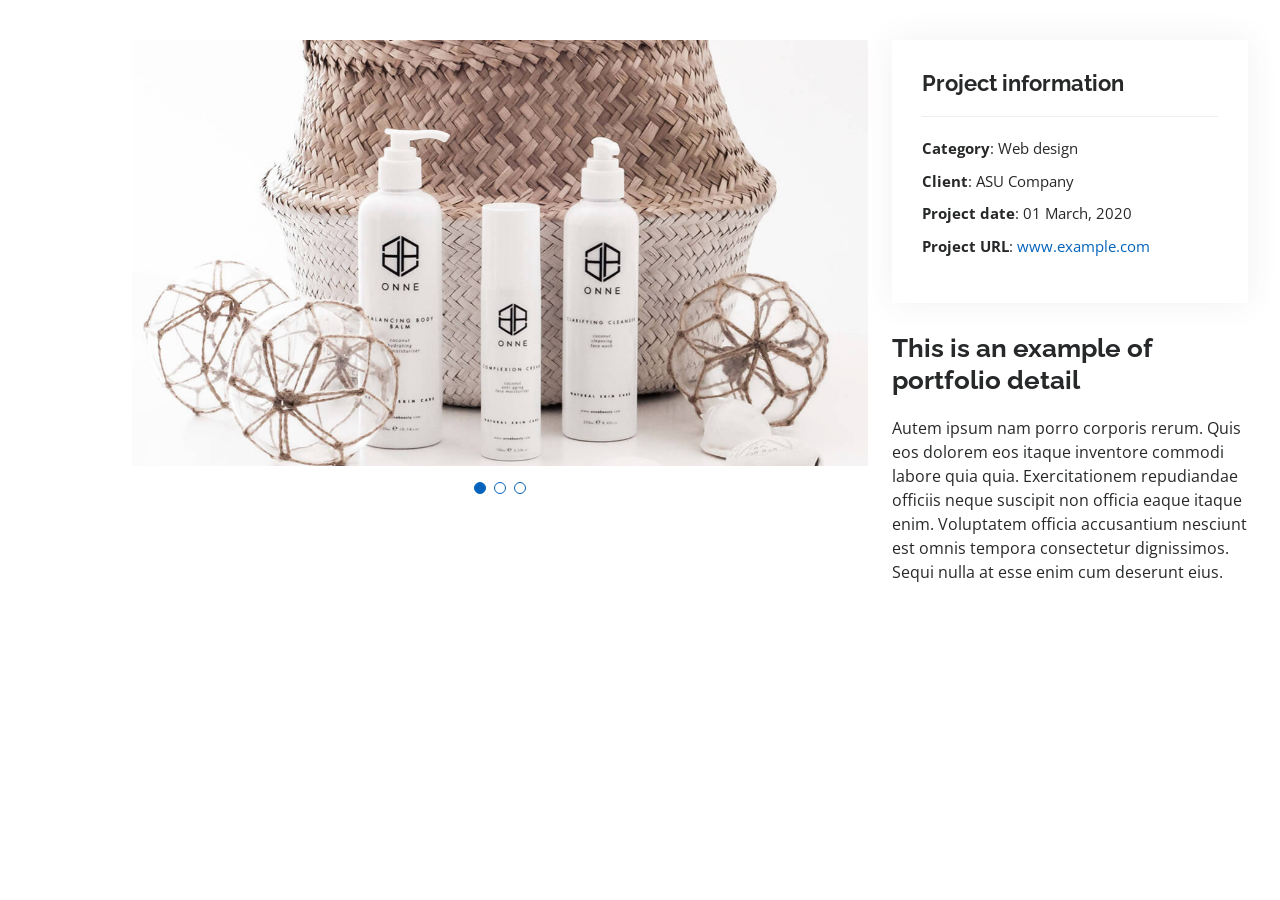
<file: portfolio-details.html>
<!DOCTYPE html>
<html lang="en">

<head>
  <meta charset="utf-8">
  <meta content="width=device-width, initial-scale=1.0" name="viewport">

  <title>Portfolio Details - Personal Bootstrap Template</title>
  <meta content="" name="description">
  <meta content="" name="keywords">

  <!-- Favicons -->
  <link href="assets/img/favicon.png" rel="icon">
  <link href="assets/img/apple-touch-icon.png" rel="apple-touch-icon">

  <!-- Google Fonts -->
  <link href="https://fonts.googleapis.com/css?family=Open+Sans:300,300i,400,400i,600,600i,700,700i|Raleway:300,300i,400,400i,500,500i,600,600i,700,700i|Poppins:300,300i,400,400i,500,500i,600,600i,700,700i" rel="stylesheet">

  <!-- Vendor CSS Files -->
  <link href="assets/vendor/aos/aos.css" rel="stylesheet">
  <link href="assets/vendor/bootstrap/css/bootstrap.min.css" rel="stylesheet">
  <link href="assets/vendor/bootstrap-icons/bootstrap-icons.css" rel="stylesheet">
  <link href="assets/vendor/boxicons/css/boxicons.min.css" rel="stylesheet">
  <link href="assets/vendor/glightbox/css/glightbox.min.css" rel="stylesheet">
  <link href="assets/vendor/swiper/swiper-bundle.min.css" rel="stylesheet">

  <!-- Template Main CSS File -->
  <link href="assets/css/style.css" rel="stylesheet">

  <!-- =======================================================
  * Template Name: MyResume
  * Updated: Jan 29 2024 with Bootstrap v5.3.2
  * Template URL: https://bootstrapmade.com/free-html-bootstrap-template-my-resume/
  * Author: BootstrapMade.com
  * License: https://bootstrapmade.com/license/
  ======================================================== -->
</head>

<body>

  <main id="main">

    <!-- ======= Portfolio Details Section ======= -->
    <section id="portfolio-details" class="portfolio-details">
      <div class="container">

        <div class="row gy-4">

          <div class="col-lg-8">
            <div class="portfolio-details-slider swiper">
              <div class="swiper-wrapper align-items-center">

                <div class="swiper-slide">
                  <img src="assets/img/portfolio/portfolio-details-1.jpg" alt="">
                </div>

                <div class="swiper-slide">
                  <img src="assets/img/portfolio/portfolio-details-2.jpg" alt="">
                </div>

                <div class="swiper-slide">
                  <img src="assets/img/portfolio/portfolio-details-3.jpg" alt="">
                </div>

              </div>
              <div class="swiper-pagination"></div>
            </div>
          </div>

          <div class="col-lg-4">
            <div class="portfolio-info">
              <h3>Project information</h3>
              <ul>
                <li><strong>Category</strong>: Web design</li>
                <li><strong>Client</strong>: ASU Company</li>
                <li><strong>Project date</strong>: 01 March, 2020</li>
                <li><strong>Project URL</strong>: <a href="#">www.example.com</a></li>
              </ul>
            </div>
            <div class="portfolio-description">
              <h2>This is an example of portfolio detail</h2>
              <p>
                Autem ipsum nam porro corporis rerum. Quis eos dolorem eos itaque inventore commodi labore quia quia. Exercitationem repudiandae officiis neque suscipit non officia eaque itaque enim. Voluptatem officia accusantium nesciunt est omnis tempora consectetur dignissimos. Sequi nulla at esse enim cum deserunt eius.
              </p>
            </div>
          </div>

        </div>

      </div>
    </section><!-- End Portfolio Details Section -->

  </main><!-- End #main -->

  <div id="preloader"></div>
  <a href="#" class="back-to-top d-flex align-items-center justify-content-center"><i class="bi bi-arrow-up-short"></i></a>

  <!-- Vendor JS Files -->
  <script src="assets/vendor/purecounter/purecounter_vanilla.js"></script>
  <script src="assets/vendor/aos/aos.js"></script>
  <script src="assets/vendor/bootstrap/js/bootstrap.bundle.min.js"></script>
  <script src="assets/vendor/glightbox/js/glightbox.min.js"></script>
  <script src="assets/vendor/isotope-layout/isotope.pkgd.min.js"></script>
  <script src="assets/vendor/swiper/swiper-bundle.min.js"></script>
  <script src="assets/vendor/typed.js/typed.umd.js"></script>
  <script src="assets/vendor/waypoints/noframework.waypoints.js"></script>
  <script src="assets/vendor/php-email-form/validate.js"></script>

  <!-- Template Main JS File -->
  <script src="assets/js/main.js"></script>

</body>

</html>
</file>
<file: assets/css/style.css>
/**
* Template Name: MyResume
* Updated: Jan 29 2024 with Bootstrap v5.3.2
* Template URL: https://bootstrapmade.com/free-html-bootstrap-template-my-resume/
* Author: BootstrapMade.com
* License: https://bootstrapmade.com/license/
*/

/*--------------------------------------------------------------
# General
--------------------------------------------------------------*/
body {
  font-family: "Open Sans", sans-serif;
  color: #272829;
}

a {
  color: #0563bb;
  text-decoration: none;
}

a:hover {
  color: #067ded;
  text-decoration: none;
}

h1,
h2,
h3,
h4,
h5,
h6 {
  font-family: "Raleway", sans-serif;
}

/*--------------------------------------------------------------
# Back to top button
--------------------------------------------------------------*/
.back-to-top {
  position: fixed;
  visibility: hidden;
  opacity: 0;
  right: 15px;
  bottom: 15px;
  z-index: 996;
  background: #0563bb;
  width: 40px;
  height: 40px;
  border-radius: 50px;
  transition: all 0.4s;
}

.back-to-top i {
  font-size: 28px;
  color: #fff;
  line-height: 0;
}

.back-to-top:hover {
  background: #0678e3;
  color: #fff;
}

.back-to-top.active {
  visibility: visible;
  opacity: 1;
}

/*--------------------------------------------------------------
# Preloader
--------------------------------------------------------------*/
#preloader {
  position: fixed;
  top: 0;
  left: 0;
  right: 0;
  bottom: 0;
  z-index: 9999;
  overflow: hidden;
  background: #fff;
}

#preloader:before {
  content: "";
  position: fixed;
  top: calc(50% - 30px);
  left: calc(50% - 30px);
  border: 6px solid #0563bb;
  border-top-color: #fff;
  border-bottom-color: #fff;
  border-radius: 50%;
  width: 60px;
  height: 60px;
  animation: animate-preloader 1s linear infinite;
}

@keyframes animate-preloader {
  0% {
    transform: rotate(0deg);
  }

  100% {
    transform: rotate(360deg);
  }
}

/*--------------------------------------------------------------
# Disable aos animation delay on mobile devices
--------------------------------------------------------------*/
@media screen and (max-width: 768px) {
  [data-aos-delay] {
    transition-delay: 0 !important;
  }
}

/*--------------------------------------------------------------
# Header
--------------------------------------------------------------*/
#header {
  position: fixed;
  top: 0;
  left: 0;
  bottom: 0;
  z-index: 9997;
  transition: all 0.5s;
  padding: 15px;
  overflow-y: auto;
}

@media (max-width: 991px) {
  #header {
    width: 300px;
    background: #fff;
    border-right: 1px solid #e6e9ec;
    left: -300px;
  }
}

@media (min-width: 991px) {
  #main {
    margin-left: 100px;
  }
}

/*--------------------------------------------------------------
# Navigation Menu
--------------------------------------------------------------*/
/**
* Desktop Navigation 
*/
.nav-menu {
  padding: 0;
  display: block;
}

.nav-menu * {
  margin: 0;
  padding: 0;
  list-style: none;
}

.nav-menu>ul>li {
  position: relative;
  white-space: nowrap;
}

.nav-menu a,
.nav-menu a:focus {
  display: flex;
  align-items: center;
  color: #45505b;
  padding: 10px 18px;
  margin-bottom: 8px;
  transition: 0.3s;
  font-size: 15px;
  border-radius: 50px;
  background: #f2f3f5;
  height: 56px;
  width: 100%;
  overflow: hidden;
  transition: 0.3s;
}

.nav-menu a i,
.nav-menu a:focus i {
  font-size: 20px;
}

.nav-menu a span,
.nav-menu a:focus span {
  padding: 0 5px 0 7px;
  color: #45505b;
}

@media (min-width: 992px) {

  .nav-menu a,
  .nav-menu a:focus {
    width: 56px;
  }

  .nav-menu a span,
  .nav-menu a:focus span {
    display: none;
    color: #fff;
  }
}

.nav-menu a:hover,
.nav-menu .active,
.nav-menu .active:focus,
.nav-menu li:hover>a {
  color: #fff;
  background: #0563bb;
}

.nav-menu a:hover span,
.nav-menu .active span,
.nav-menu .active:focus span,
.nav-menu li:hover>a span {
  color: #fff;
}

.nav-menu a:hover,
.nav-menu li:hover>a {
  width: 100%;
  color: #fff;
}

.nav-menu a:hover span,
.nav-menu li:hover>a span {
  display: block;
}

/**
* Mobile Navigation 
*/
.mobile-nav-toggle {
  position: fixed;
  right: 10px;
  top: 10px;
  z-index: 9998;
  border: 0;
  background: none;
  font-size: 28px;
  transition: all 0.4s;
  outline: none !important;
  line-height: 0;
  cursor: pointer;
  border-radius: 50px;
  padding: 5px;
}

.mobile-nav-toggle i {
  color: #45505b;
}

.mobile-nav-active {
  overflow: hidden;
}

.mobile-nav-active #header {
  left: 0;
}

.mobile-nav-active .mobile-nav-toggle {
  color: #fff;
  background-color: #0563bb;
}

/*--------------------------------------------------------------
# Hero Section
--------------------------------------------------------------*/
#hero {
  width: 100%;
  height: 100vh;
  background: url("../img/hero-bg.jpg") top right no-repeat;
  background-size: cover;
  position: relative;
}

@media (min-width: 992px) {
  #hero {
    padding-left: 160px;
  }
}

#hero:before {
  content: "";
  background: rgba(255, 255, 255, 0.8);
  position: absolute;
  bottom: 0;
  top: 0;
  left: 0;
  right: 0;
}

#hero h1 {
  margin: 0;
  font-size: 64px;
  font-weight: 700;
  line-height: 56px;
  color: #45505b;
}

#hero p {
  color: #45505b;
  margin: 15px 0 0 0;
  font-size: 26px;
  font-family: "Poppins", sans-serif;
}

#hero p span {
  color: #0563bb;
  letter-spacing: 1px;
}

#hero .social-links {
  margin-top: 30px;
}

#hero .social-links a {
  font-size: 24px;
  display: inline-block;
  color: #45505b;
  line-height: 1;
  margin-right: 20px;
  transition: 0.3s;
}

#hero .social-links a:hover {
  color: #0563bb;
}

@media (max-width: 992px) {
  #hero {
    text-align: center;
  }

  #hero h1 {
    font-size: 32px;
    line-height: 36px;
  }

  #hero p {
    margin-top: 10px;
    font-size: 20px;
    line-height: 24px;
  }
}

/*--------------------------------------------------------------
# Sections General
--------------------------------------------------------------*/
section {
  padding: 60px 0;
  overflow: hidden;
}

.section-title {
  text-align: center;
  padding-bottom: 30px;
}

.section-title h2 {
  font-size: 32px;
  font-weight: bold;
  text-transform: uppercase;
  margin-bottom: 20px;
  padding-bottom: 20px;
  position: relative;
  color: #45505b;
}

.section-title h2::before {
  content: "";
  position: absolute;
  display: block;
  width: 120px;
  height: 1px;
  background: #ddd;
  bottom: 1px;
  left: calc(50% - 60px);
}

.section-title h2::after {
  content: "";
  position: absolute;
  display: block;
  width: 40px;
  height: 3px;
  background: #0563bb;
  bottom: 0;
  left: calc(50% - 20px);
}

.section-title p {
  margin-bottom: 0;
}

/*--------------------------------------------------------------
# About
--------------------------------------------------------------*/
.about .content h3 {
  font-weight: 700;
  font-size: 26px;
  color: #728394;
}

.about .content ul {
  list-style: none;
  padding: 0;
}

.about .content ul li {
  margin-bottom: 20px;
  display: flex;
  align-items: center;
}

.about .content ul strong {
  margin-right: 10px;
}

.about .content ul i {
  font-size: 16px;
  margin-right: 5px;
  color: #0563bb;
  line-height: 0;
}

.about .content p:last-child {
  margin-bottom: 0;
}

/*--------------------------------------------------------------
# Facts
--------------------------------------------------------------*/
.facts .count-box {
  padding: 30px 30px 25px 30px;
  margin-top: 30px;
  width: 100%;
  position: relative;
  text-align: center;
  background: #fff;
}

.facts .count-box i {
  position: absolute;
  top: -25px;
  left: 50%;
  transform: translateX(-50%);
  font-size: 24px;
  background: #0563bb;
  color: #fff;
  border-radius: 50px;
  display: inline-flex;
  align-items: center;
  justify-content: center;
  width: 48px;
  height: 48px;
}

.facts .count-box span {
  font-size: 36px;
  display: block;
  font-weight: 600;
  color: #011426;
}

.facts .count-box p {
  padding: 0;
  margin: 0;
  font-family: "Raleway", sans-serif;
  font-size: 14px;
}

/*--------------------------------------------------------------
# Akills
--------------------------------------------------------------*/
.skills .progress {
  height: 60px;
  display: block;
  background: none;
  border-radius: 0;
}

.skills .progress .skill {
  padding: 10px 0;
  margin: 0;
  text-transform: uppercase;
  display: block;
  font-weight: 600;
  font-family: "Poppins", sans-serif;
  color: #45505b;
}

.skills .progress .skill .val {
  float: right;
  font-style: normal;
}

.skills .progress-bar-wrap {
  background: #f2f3f5;
}

.skills .progress-bar {
  width: 1px;
  height: 10px;
  transition: 0.9s;
  background-color: #0563bb;
}

/*--------------------------------------------------------------
# Resume
--------------------------------------------------------------*/
.resume .resume-title {
  font-size: 26px;
  font-weight: 700;
  margin-top: 20px;
  margin-bottom: 20px;
  color: #45505b;
}

.resume .resume-item {
  padding: 0 0 20px 20px;
  margin-top: -2px;
  border-left: 2px solid #0563bb;
  position: relative;
}

.resume .resume-item h4 {
  line-height: 18px;
  font-size: 18px;
  font-weight: 600;
  text-transform: uppercase;
  font-family: "Poppins", sans-serif;
  color: #0563bb;
  margin-bottom: 10px;
}

.resume .resume-item h5 {
  font-size: 16px;
  background: #f7f8f9;
  padding: 5px 15px;
  display: inline-block;
  font-weight: 600;
  margin-bottom: 10px;
}

.resume .resume-item ul {
  padding-left: 20px;
}

.resume .resume-item ul li {
  padding-bottom: 10px;
}

.resume .resume-item:last-child {
  padding-bottom: 0;
}

.resume .resume-item::before {
  content: "";
  position: absolute;
  width: 16px;
  height: 16px;
  border-radius: 50px;
  left: -9px;
  top: 0;
  background: #fff;
  border: 2px solid #0563bb;
}

/*--------------------------------------------------------------
# Portfolio
--------------------------------------------------------------*/
.portfolio .portfolio-item {
  margin-bottom: 30px;
}

.portfolio #portfolio-flters {
  padding: 0;
  margin: 0 auto 25px auto;
  list-style: none;
  text-align: center;
  background: #fff;
  border-radius: 50px;
  padding: 2px 15px;
}

.portfolio #portfolio-flters li {
  cursor: pointer;
  display: inline-block;
  padding: 10px 15px;
  font-size: 14px;
  font-weight: 600;
  line-height: 1;
  text-transform: uppercase;
  color: #272829;
  margin-bottom: 5px;
  transition: all 0.3s ease-in-out;
}

.portfolio #portfolio-flters li:hover,
.portfolio #portfolio-flters li.filter-active {
  color: #0563bb;
}

.portfolio #portfolio-flters li:last-child {
  margin-right: 0;
}

.portfolio .portfolio-wrap {
  transition: 0.3s;
  position: relative;
  overflow: hidden;
  z-index: 1;
  background: rgba(69, 80, 91, 0.8);
}

.portfolio .portfolio-wrap::before {
  content: "";
  background: rgba(255, 255, 255, 0.7);
  position: absolute;
  left: 30px;
  right: 30px;
  top: 30px;
  bottom: 30px;
  transition: all ease-in-out 0.3s;
  z-index: 2;
  opacity: 0;
}

.portfolio .portfolio-wrap .portfolio-info {
  opacity: 0;
  position: absolute;
  top: 0;
  left: 0;
  right: 0;
  bottom: 0;
  text-align: center;
  z-index: 3;
  transition: all ease-in-out 0.3s;
  display: flex;
  flex-direction: column;
  justify-content: center;
  align-items: center;
}

.portfolio .portfolio-wrap .portfolio-info::before {
  display: block;
  content: "";
  width: 48px;
  height: 48px;
  position: absolute;
  top: 35px;
  left: 35px;
  border-top: 3px solid #d7dce1;
  border-left: 3px solid #d7dce1;
  transition: all 0.5s ease 0s;
  z-index: 9994;
}

.portfolio .portfolio-wrap .portfolio-info::after {
  display: block;
  content: "";
  width: 48px;
  height: 48px;
  position: absolute;
  bottom: 35px;
  right: 35px;
  border-bottom: 3px solid #d7dce1;
  border-right: 3px solid #d7dce1;
  transition: all 0.5s ease 0s;
  z-index: 9994;
}

.portfolio .portfolio-wrap .portfolio-info h4 {
  font-size: 20px;
  color: #45505b;
  font-weight: 600;
}

.portfolio .portfolio-wrap .portfolio-info p {
  color: #45505b;
  font-size: 14px;
  text-transform: uppercase;
  padding: 0;
  margin: 0;
}

.portfolio .portfolio-wrap .portfolio-links {
  text-align: center;
  z-index: 4;
}

.portfolio .portfolio-wrap .portfolio-links a {
  color: #45505b;
  margin: 0 2px;
  font-size: 28px;
  display: inline-block;
  transition: 0.3s;
}

.portfolio .portfolio-wrap .portfolio-links a:hover {
  color: #148af9;
}

.portfolio .portfolio-wrap:hover::before {
  top: 0;
  left: 0;
  right: 0;
  bottom: 0;
  opacity: 1;
}

.portfolio .portfolio-wrap:hover .portfolio-info {
  opacity: 1;
}

.portfolio .portfolio-wrap:hover .portfolio-info::before {
  top: 15px;
  left: 15px;
}

.portfolio .portfolio-wrap:hover .portfolio-info::after {
  bottom: 15px;
  right: 15px;
}

/*--------------------------------------------------------------
# Portfolio Details
--------------------------------------------------------------*/
.portfolio-details {
  padding-top: 40px;
}

.portfolio-details .portfolio-details-slider img {
  width: 100%;
}

.portfolio-details .portfolio-details-slider .swiper-pagination {
  margin-top: 20px;
  position: relative;
}

.portfolio-details .portfolio-details-slider .swiper-pagination .swiper-pagination-bullet {
  width: 12px;
  height: 12px;
  background-color: #fff;
  opacity: 1;
  border: 1px solid #0563bb;
}

.portfolio-details .portfolio-details-slider .swiper-pagination .swiper-pagination-bullet-active {
  background-color: #0563bb;
}

.portfolio-details .portfolio-info {
  padding: 30px;
  box-shadow: 0px 0 30px rgba(69, 80, 91, 0.08);
}

.portfolio-details .portfolio-info h3 {
  font-size: 22px;
  font-weight: 700;
  margin-bottom: 20px;
  padding-bottom: 20px;
  border-bottom: 1px solid #eee;
}

.portfolio-details .portfolio-info ul {
  list-style: none;
  padding: 0;
  font-size: 15px;
}

.portfolio-details .portfolio-info ul li+li {
  margin-top: 10px;
}

.portfolio-details .portfolio-description {
  padding-top: 30px;
}

.portfolio-details .portfolio-description h2 {
  font-size: 26px;
  font-weight: 700;
  margin-bottom: 20px;
}

.portfolio-details .portfolio-description p {
  padding: 0;
}

/*--------------------------------------------------------------
# Services
--------------------------------------------------------------*/
.services .icon-box {
  text-align: center;
  padding: 70px 20px 80px 20px;
  transition: all ease-in-out 0.3s;
  background: #fff;
  box-shadow: 0px 5px 90px 0px rgba(110, 123, 131, 0.05);
}

.services .icon-box .icon {
  margin: 0 auto;
  width: 100px;
  height: 100px;
  display: flex;
  align-items: center;
  justify-content: center;
  transition: ease-in-out 0.3s;
  position: relative;
}

.services .icon-box .icon i {
  font-size: 36px;
  transition: 0.5s;
  position: relative;
}

.services .icon-box .icon svg {
  position: absolute;
  top: 0;
  left: 0;
}

.services .icon-box .icon svg path {
  transition: 0.5s;
  fill: #f5f5f5;
}

.services .icon-box h4 {
  font-weight: 600;
  margin: 10px 0 15px 0;
  font-size: 22px;
}

.services .icon-box h4 a {
  color: #45505b;
  transition: ease-in-out 0.3s;
}

.services .icon-box p {
  line-height: 24px;
  font-size: 14px;
  margin-bottom: 0;
}

.services .icon-box:hover {
  border-color: #fff;
  box-shadow: 0px 0 35px 0 rgba(0, 0, 0, 0.08);
}

.services .iconbox-blue i {
  color: #47aeff;
}

.services .iconbox-blue:hover .icon i {
  color: #fff;
}

.services .iconbox-blue:hover .icon path {
  fill: #47aeff;
}

.services .iconbox-orange i {
  color: #ffa76e;
}

.services .iconbox-orange:hover .icon i {
  color: #fff;
}

.services .iconbox-orange:hover .icon path {
  fill: #ffa76e;
}

.services .iconbox-pink i {
  color: #e80368;
}

.services .iconbox-pink:hover .icon i {
  color: #fff;
}

.services .iconbox-pink:hover .icon path {
  fill: #e80368;
}

.services .iconbox-yellow i {
  color: #ffbb2c;
}

.services .iconbox-yellow:hover .icon i {
  color: #fff;
}

.services .iconbox-yellow:hover .icon path {
  fill: #ffbb2c;
}

.services .iconbox-red i {
  color: #ff5828;
}

.services .iconbox-red:hover .icon i {
  color: #fff;
}

.services .iconbox-red:hover .icon path {
  fill: #ff5828;
}

.services .iconbox-teal i {
  color: #11dbcf;
}

.services .iconbox-teal:hover .icon i {
  color: #fff;
}

.services .iconbox-teal:hover .icon path {
  fill: #11dbcf;
}

/*--------------------------------------------------------------
# Testimonials
--------------------------------------------------------------*/
.testimonials .section-header {
  margin-bottom: 40px;
}

.testimonials .testimonials-carousel,
.testimonials .testimonials-slider {
  overflow: hidden;
}

.testimonials .testimonial-item {
  text-align: center;
}

.testimonials .testimonial-item .testimonial-img {
  width: 120px;
  border-radius: 50%;
  border: 4px solid #fff;
  margin: 0 auto;
}

.testimonials .testimonial-item h3 {
  font-size: 20px;
  font-weight: bold;
  margin: 10px 0 5px 0;
  color: #111;
}

.testimonials .testimonial-item h4 {
  font-size: 14px;
  color: #999;
  margin: 0 0 15px 0;
}

.testimonials .testimonial-item .quote-icon-left,
.testimonials .testimonial-item .quote-icon-right {
  color: #90c8fc;
  font-size: 26px;
}

.testimonials .testimonial-item .quote-icon-left {
  display: inline-block;
  left: -5px;
  position: relative;
}

.testimonials .testimonial-item .quote-icon-right {
  display: inline-block;
  right: -5px;
  position: relative;
  top: 10px;
}

.testimonials .testimonial-item p {
  font-style: italic;
  margin: 0 auto 15px auto;
}

.testimonials .swiper-pagination {
  margin-top: 20px;
  position: relative;
}

.testimonials .swiper-pagination .swiper-pagination-bullet {
  width: 12px;
  height: 12px;
  background-color: #fff;
  opacity: 1;
  border: 1px solid #0563bb;
}

.testimonials .swiper-pagination .swiper-pagination-bullet-active {
  background-color: #0563bb;
}

@media (min-width: 992px) {
  .testimonials .testimonial-item p {
    width: 80%;
  }
}

/*--------------------------------------------------------------
# Contact
--------------------------------------------------------------*/
.contact .info {
  width: 100%;
  background: #fff;
}

.contact .info i {
  font-size: 20px;
  color: #0563bb;
  float: left;
  width: 44px;
  height: 44px;
  background: #eef7ff;
  display: flex;
  justify-content: center;
  align-items: center;
  border-radius: 50px;
  transition: all 0.3s ease-in-out;
}

.contact .info h4 {
  padding: 0 0 0 60px;
  font-size: 22px;
  font-weight: 600;
  margin-bottom: 5px;
  color: #45505b;
}

.contact .info p {
  padding: 0 0 0 60px;
  margin-bottom: 0;
  font-size: 14px;
  color: #728394;
}

.contact .info .email,
.contact .info .phone {
  margin-top: 40px;
}

.contact .info .email:hover i,
.contact .info .address:hover i,
.contact .info .phone:hover i {
  background: #0563bb;
  color: #fff;
}

.contact .php-email-form {
  width: 100%;
  background: #fff;
}

.contact .php-email-form .form-group {
  padding-bottom: 8px;
}

.contact .php-email-form .error-message {
  display: none;
  color: #fff;
  background: #ed3c0d;
  text-align: left;
  padding: 15px;
  font-weight: 600;
}

.contact .php-email-form .error-message br+br {
  margin-top: 25px;
}

.contact .php-email-form .sent-message {
  display: none;
  color: #fff;
  background: #18d26e;
  text-align: center;
  padding: 15px;
  font-weight: 600;
}

.contact .php-email-form .loading {
  display: none;
  background: #fff;
  text-align: center;
  padding: 15px;
}

.contact .php-email-form .loading:before {
  content: "";
  display: inline-block;
  border-radius: 50%;
  width: 24px;
  height: 24px;
  margin: 0 10px -6px 0;
  border: 3px solid #18d26e;
  border-top-color: #eee;
  animation: animate-loading 1s linear infinite;
}

.contact .php-email-form input,
.contact .php-email-form textarea {
  border-radius: 4px;
  box-shadow: none;
  font-size: 14px;
}

.contact .php-email-form input[type=text],
.contact .php-email-form input[type=email] {
  height: 44px;
}

.contact .php-email-form textarea {
  padding: 10px 12px;
}

.contact .php-email-form button[type=submit] {
  background: #0563bb;
  border: 0;
  padding: 10px 35px;
  color: #fff;
  transition: 0.4s;
  border-radius: 50px;
}

.contact .php-email-form button[type=submit]:hover {
  background: #0678e3;
}

@keyframes animate-loading {
  0% {
    transform: rotate(0deg);
  }

  100% {
    transform: rotate(360deg);
  }
}

/*--------------------------------------------------------------
# Footer
--------------------------------------------------------------*/
#footer {
  background: #f7f8f9;
  color: #45505b;
  font-size: 14px;
  text-align: center;
  padding: 30px 0;
}

#footer h3 {
  font-size: 36px;
  font-weight: 700;
  position: relative;
  font-family: "Poppins", sans-serif;
  padding: 0;
  margin: 0 0 15px 0;
}

#footer p {
  font-size: 15;
  font-style: italic;
  padding: 0;
  margin: 0 0 40px 0;
}

#footer .social-links {
  margin: 0 0 40px 0;
}

#footer .social-links a {
  font-size: 18px;
  display: inline-block;
  background: #0563bb;
  color: #fff;
  line-height: 1;
  padding: 8px 0;
  margin-right: 4px;
  border-radius: 50%;
  text-align: center;
  width: 36px;
  height: 36px;
  transition: 0.3s;
}

#footer .social-links a:hover {
  background: #0678e3;
  color: #fff;
  text-decoration: none;
}

#footer .copyright {
  margin: 0 0 5px 0;
}

#footer .credits {
  font-size: 13px;
}
</file>
